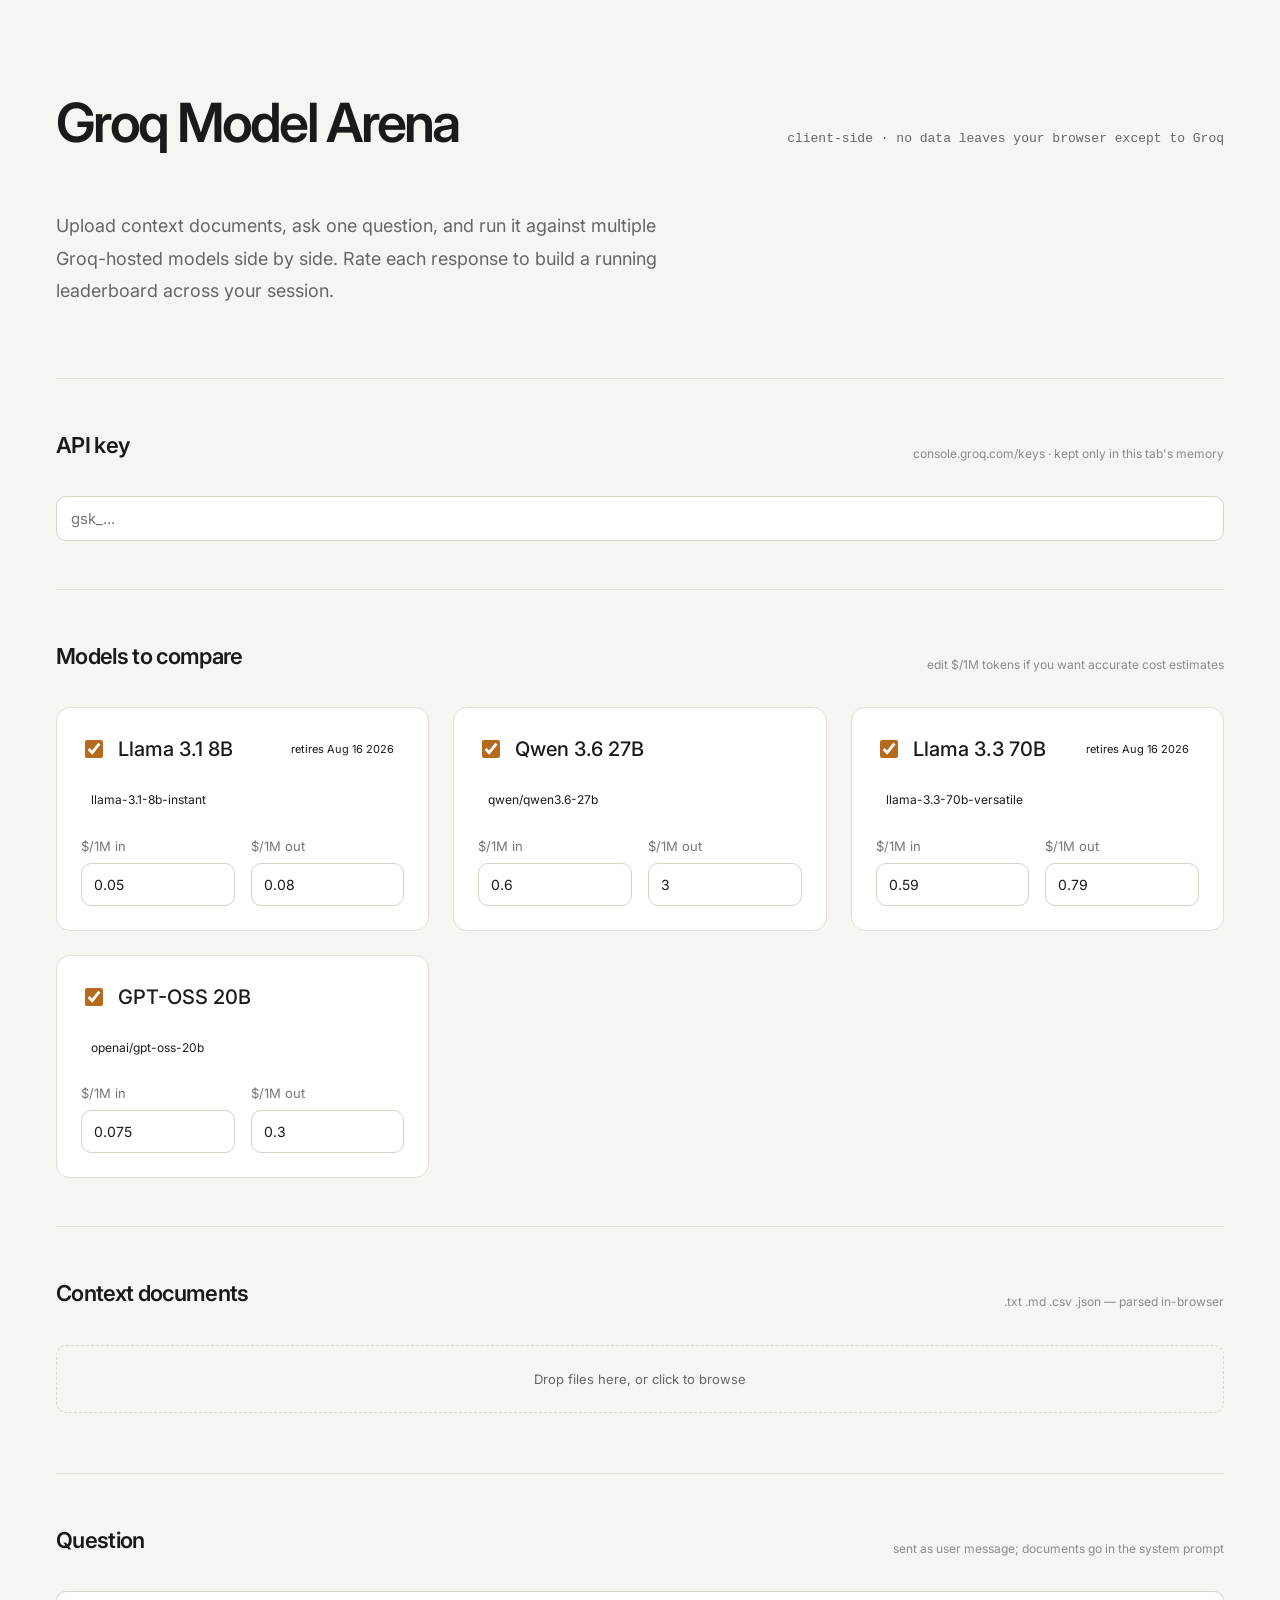
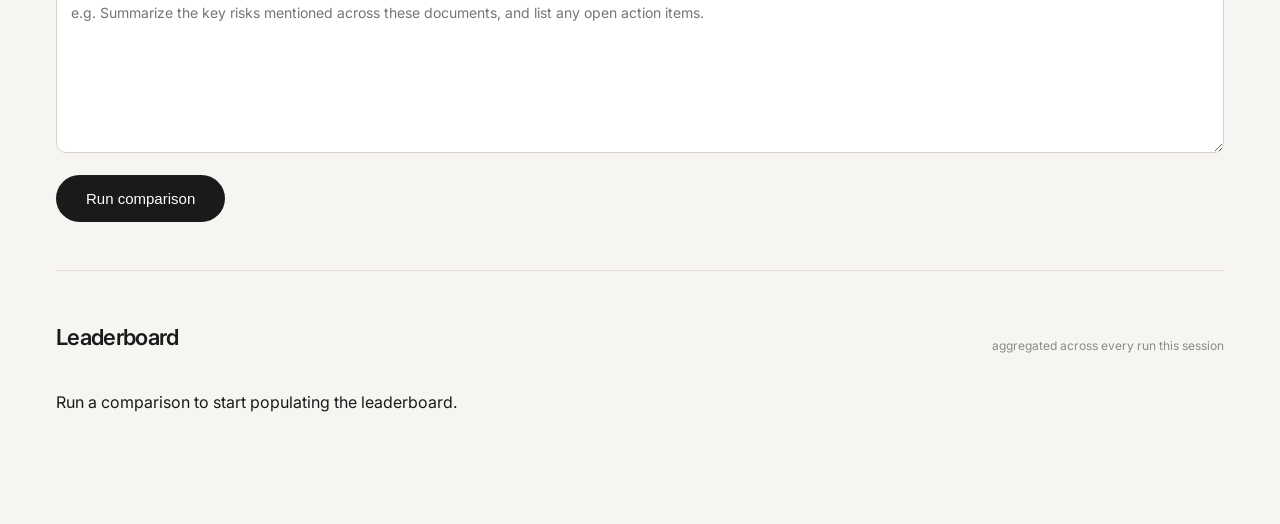
<file: groq-model-arena.html>
<!DOCTYPE html>
<html lang="en">
<head>
<meta charset="UTF-8">
<title>Groq Model Arena</title>
<style>
@import url('https://fonts.googleapis.com/css2?family=Inter:wght@300;400;500;600;700&display=swap');

:root{
    --bg:#F7F5F2;
    --panel:#FFFFFF;
    --panel2:#FAF8F5;

    --border:#E7E2DA;
    --border-strong:#DDD6CC;

    --text:#1A1A1A;
    --text-muted:#666666;
    --text-dim:#8B8B8B;

    --amber:#B66A1C;
    --amber-dim:#F2E5D3;

    --cyan:#4A7A7A;
    --cyan-dim:#E8F1F1;

    --red:#B3473B;
    --red-dim:#F6E4E1;

    --green:#357A5B;

    --radius:14px;
}

*{box-sizing:border-box;}
body{
    margin:0;
    background:#F7F5F2;
    color:#1A1A1A;
    font-family:'Inter',sans-serif;
    font-weight:400;
    line-height:1.7;
    padding:60px 32px;
}
.wrap{
    max-width:1280px;
    margin:auto;
    padding:0 24px;
}
h1,h2,h3{
    font-family:'Inter',sans-serif;
    font-weight:600;
    letter-spacing:-0.03em;
}
.mono{
    font-family:ui-monospace,SFMono-Regular,Consolas,monospace;
}
/* header */
header{display:flex;align-items:baseline;justify-content:space-between;margin-bottom:6px;flex-wrap:wrap;gap:8px;}
header h1{
    font-size:54px;
    font-weight:600;
    letter-spacing:-0.05em;
    line-height:1;
}header .tag{color:var(--text-muted);font-size:13px;}
.subhead{
    color:#666;
    font-size:18px;
    line-height:1.8;
    max-width:650px;
    margin-top:24px;
    margin-bottom:70px;
}
/* panels */
.panel{
    background:transparent;
    border:none;
    border-top:1px solid #E5DED4;
    border-radius:0;
    padding:48px 0;
    margin-bottom:0;
}
.panel-head{
    display:flex;
    justify-content:space-between;
    align-items:flex-end;
    gap:20px;
    margin-bottom:32px;
}

.panel-head h2{
    margin:0;
}

.panel-head .hint{
    white-space:nowrap;
    font-size:14px;
}.panel-head .num{
    display:none;
}
.panel-head h2{
    font-size:22px;
    font-weight:600;
}
.panel-head .hint{color:var(--text-dim);font-size:12px;margin-left:auto;}

label{display:block;font-size:12px;color:var(--text-muted);margin-bottom:6px;}
input[type=text],
input[type=password],
textarea{
    width:100%;
    background:#fff;
    border:1px solid #D9D2C9;
    border-radius:10px;
    color:#1A1A1A;
    padding:12px 14px;
    font-size:15px;
    font-family:'Inter',sans-serif;
}
input[type=text]:focus,input[type=password]:focus,textarea:focus{border-color:#B66A1C;
box-shadow:0 0 0 3px rgba(182,106,28,.08);}
textarea{font-family:'Inter',sans-serif;font-size:14px;resize:vertical;}

.row{display:flex;gap:14px;flex-wrap:wrap;}
.row > *{flex:1;min-width:200px;}

/* Models */
.model-grid{
    display:grid;
    grid-template-columns:repeat(auto-fit,minmax(280px,1fr));
    gap:24px;
    margin-top:24px;
}

.model-setup{
    background:#FFFFFF;
    border:1px solid #E5DED4;
    border-radius:14px;
    padding:24px;
    display:flex;
    flex-direction:column;
    gap:18px;
}

.model-setup .top{
    display:flex;
    align-items:center;
    gap:12px;
}

.model-setup .top input[type=checkbox]{
    width:18px;
    height:18px;
    accent-color:#B66A1C;
}

.model-setup .name{
    flex:1;
    font-size:20px;
    font-weight:500;
}

.badge{
    font-size:11px;
    padding:4px 10px;
    border-radius:999px;
}

.badge.id{
    display:inline-block;
    width:fit-content;
    font-size:12px;
    padding:6px 10px;
}

.price-row{
    display:grid;
    grid-template-columns:1fr 1fr;
    gap:16px;
}

.price-row input{
    width:100%;
    padding:12px;
    font-size:14px;
}

.price-row .plabel{
    margin-bottom:6px;
    font-size:13px;
    color:#777;
}
/* file drop */
.dropzone{
  border:1.5px dashed var(--border-strong);
  border-radius:10px;
  padding:22px;
  text-align:center;
  color:var(--text-muted);
  font-size:13px;
  cursor:pointer;
  transition:border-color .15s;
}
.dropzone:hover,.dropzone.drag{border-color:var(--amber);color:var(--amber);}
.file-list{margin-top:12px;display:flex;flex-direction:column;gap:6px;}
.file-item{
  display:flex;align-items:center;gap:10px;
  background:var(--panel2);border:1px solid var(--border);
  border-radius:8px;padding:8px 12px;font-size:12px;
}
.file-item .fname{flex:1;font-family:'IBM Plex Mono',monospace;}
.file-item .fsize{color:var(--text-dim);}
.file-item button{background:none;border:none;color:var(--red);cursor:pointer;font-size:14px;}
.ctx-meter{margin-top:10px;font-size:11px;color:var(--text-dim);}
.ctx-bar{height:4px;background:var(--panel2);border-radius:2px;margin-top:4px;overflow:hidden;}
.ctx-bar-fill{height:100%;background:var(--cyan);transition:width .2s;}
.ctx-bar-fill.warn{background:var(--red);}

/* buttons */
button.primary{
    background:#1A1A1A;
    color:white;
    border:none;
    border-radius:999px;
    padding:15px 30px;
    font-size:15px;
    font-weight:500;
}
button.primary:disabled{background:var(--border-strong);color:var(--text-dim);cursor:not-allowed;}
button.ghost{
    background:transparent;
    border:1px solid #D8D2CA;
    color:#444;
    border-radius:999px;
}
button.ghost:hover{border-color:var(--amber);color:var(--amber);}

/* results */
.results-grid{display:grid;grid-template-columns:repeat(auto-fit,minmax(280px,1fr));gap:14px;}
.result-card{
    background:#FFFFFF;
    border:1px solid #ECE6DE;
    border-radius:14px;
    padding:24px;
}
.result-card.err{border-color:var(--red);}
.rc-head{display:flex;align-items:center;justify-content:space-between;}
.rc-head .rname{font-weight:600;font-size:14px;}
.rc-head .rstatus{font-size:11px;color:var(--text-dim);font-family:'IBM Plex Mono',monospace;}
.rc-body{
  font-size:13px;line-height:1.55;color:var(--text);
  max-height:260px;overflow-y:auto;
  white-space:pre-wrap;
  border-top:1px solid var(--border);border-bottom:1px solid var(--border);
  padding:10px 0;
}
.rc-error{color:var(--red);font-size:12px;font-family:'IBM Plex Mono',monospace;}
.metrics{display:grid;grid-template-columns:1fr 1fr;gap:6px 14px;font-size:11px;}
.metrics .m{display:flex;justify-content:space-between;color:var(--text-muted);}
.metrics .m b{color:var(--text);font-family:'IBM Plex Mono',monospace;font-weight:500;}
.speedbar{height:6px;background:var(--bg);border-radius:3px;overflow:hidden;margin-top:2px;}
.speedbar-fill{height:100%;background:var(--cyan);}
.rate-row{display:flex;align-items:center;gap:4px;margin-top:2px;}
.star{cursor:pointer;font-size:16px;color:var(--border-strong);}
.star.on{color:var(--amber);}
.notes-input{
  width:100%;background:var(--bg);border:1px solid var(--border);border-radius:6px;
  color:var(--text);font-size:11px;padding:6px 8px;font-family:'Inter',sans-serif;
}
.loading{color:var(--text-dim);font-size:12px;font-family:'IBM Plex Mono',monospace;}
.dots::after{content:'';animation:dots 1.2s steps(4,end) infinite;}
@keyframes dots{0%,20%{content:'';}40%{content:'.';}60%{content:'..';}80%,100%{content:'...';}}

/* Leaderboard */
#leaderboardWrap{
    width:100%;
    overflow-x:auto;
}

table{
    width:100%;
    min-width:1000px;       /* Makes the leaderboard stretch */
    border-collapse:collapse;
    table-layout:fixed;
}

th,
td{
    padding:18px 12px;
    text-align:left;
}

th{
    font-size:13px;
    font-weight:600;
    letter-spacing:.08em;
    color:#8B8B8B;
    border-bottom:1px solid #E5DED4;
}

td{
    font-size:15px;
    border-bottom:1px solid #EDE7DF;
}

tbody tr:hover{
    background:#FCFBF9;
}
</style>
</head>
<body>
<div class="wrap">

<header>
  <h1>Groq Model Arena</h1>
  <span class="tag mono">client-side · no data leaves your browser except to Groq</span>
</header>
<p class="subhead">Upload context documents, ask one question, and run it against multiple Groq-hosted models side by side. Rate each response to build a running leaderboard across your session.</p>

<!-- STEP 1: API KEY -->
<div class="panel">
  <div class="panel-head">
    <div class="num">1</div>
    <h2>API key</h2>
    <span class="hint">console.groq.com/keys · kept only in this tab's memory</span>
  </div>
  <input type="password" id="apiKey" placeholder="gsk_..." autocomplete="off">
</div>

<!-- STEP 2: MODELS -->
<div class="panel">
  <div class="panel-head">
    <div class="num">2</div>
    <h2>Models to compare</h2>
    <span class="hint">edit $/1M tokens if you want accurate cost estimates</span>
  </div>
  <div class="model-grid" id="modelGrid"></div>
</div>

<!-- STEP 3: FILES -->
<div class="panel">
  <div class="panel-head">
    <div class="num">3</div>
    <h2>Context documents</h2>
    <span class="hint">.txt .md .csv .json — parsed in-browser</span>
  </div>
  <div class="dropzone" id="dropzone">
    Drop files here, or click to browse
    <input type="file" id="fileInput" multiple style="display:none" accept=".txt,.md,.csv,.json,.log">
  </div>
  <div class="file-list" id="fileList"></div>
  <div class="ctx-meter" id="ctxMeter" style="display:none;">
    <span id="ctxLabel"></span>
    <div class="ctx-bar"><div class="ctx-bar-fill" id="ctxBarFill"></div></div>
  </div>
</div>

<!-- STEP 4: QUERY -->
<div class="panel">
  <div class="panel-head">
    <div class="num">4</div>
    <h2>Question</h2>
    <span class="hint">sent as user message; documents go in the system prompt</span>
  </div>
  <textarea id="question" rows="8" placeholder="e.g. Summarize the key risks mentioned across these documents, and list any open action items."></textarea>
  <div style="margin-top:14px;">
    <button class="primary" id="runBtn">Run comparison</button>
  </div>
  <div id="errorBanner"></div>
</div>

<!-- RESULTS -->
<div class="panel" id="resultsPanel" style="display:none;">
  <div class="panel-head">
    <div class="num">5</div>
    <h2>Results</h2>
    <span class="hint">rate each response to feed the leaderboard</span>
  </div>
  <div class="results-grid" id="resultsGrid"></div>
</div>

<!-- LEADERBOARD -->
<div class="panel">
  <div class="panel-head">
    <div class="num">6</div>
    <h2>Leaderboard</h2>
    <span class="hint">aggregated across every run this session</span>
  </div>
  <div id="leaderboardWrap">
    <div class="empty-note">Run a comparison to start populating the leaderboard.</div>
  </div>
</div>

</div>

<script>
const MODELS = [
  { id:'llama-3.1-8b-instant', name:'Llama 3.1 8B', deprecated:true, priceIn:0.05, priceOut:0.08 },
  { id:'qwen/qwen3.6-27b', name:'Qwen 3.6 27B', deprecated:false, priceIn:0.60, priceOut:3.00 },
  { id:'llama-3.3-70b-versatile', name:'Llama 3.3 70B', deprecated:true, priceIn:0.59, priceOut:0.79 },
  { id:'openai/gpt-oss-20b', name:'GPT-OSS 20B', deprecated:false, priceIn:0.075, priceOut:0.30 },
];

const state = {
  files: [],       // {name, content, chars}
  history: [],      // {runId, modelId, modelName, latencyMs, promptTokens, completionTokens, cost, rating, error}
  runCounter: 0,
};

const CTX_CHAR_LIMIT = 60000;

// ---------- render model setup cards ----------
const modelGrid = document.getElementById('modelGrid');
MODELS.forEach(m => {
  const div = document.createElement('div');
  div.className = 'model-setup';
  div.innerHTML = `
    <div class="top">
      <input type="checkbox" checked data-mid="${m.id}" class="mtoggle">
      <span class="name">${m.name}</span>
      ${m.deprecated ? '<span class="badge dep">retires Aug 16 2026</span>' : ''}
    </div>
    <span class="badge id">${m.id}</span>
    <div class="price-row">
      <div>
        <div class="plabel">$/1M in</div>
        <input type="text" value="${m.priceIn}" data-mid="${m.id}" data-field="priceIn">
      </div>
      <div>
        <div class="plabel">$/1M out</div>
        <input type="text" value="${m.priceOut}" data-mid="${m.id}" data-field="priceOut">
      </div>
    </div>
  `;
  modelGrid.appendChild(div);
});
modelGrid.addEventListener('change', e => {
  if (e.target.classList.contains('mtoggle')) {
    e.target.closest('.model-setup').classList.toggle('off', !e.target.checked);
  }
  if (e.target.dataset.field) {
    const m = MODELS.find(x => x.id === e.target.dataset.mid);
    const v = parseFloat(e.target.value);
    if (!isNaN(v)) m[e.target.dataset.field] = v;
  }
});

// ---------- file ingestion ----------
const dropzone = document.getElementById('dropzone');
const fileInput = document.getElementById('fileInput');
const fileList = document.getElementById('fileList');

dropzone.addEventListener('click', () => fileInput.click());
dropzone.addEventListener('dragover', e => { e.preventDefault(); dropzone.classList.add('drag'); });
dropzone.addEventListener('dragleave', () => dropzone.classList.remove('drag'));
dropzone.addEventListener('drop', e => {
  e.preventDefault();
  dropzone.classList.remove('drag');
  handleFiles(e.dataTransfer.files);
});
fileInput.addEventListener('change', e => handleFiles(e.target.files));

function handleFiles(fileListRaw) {
  Array.from(fileListRaw).forEach(f => {
    const reader = new FileReader();
    reader.onload = () => {
      state.files.push({ name: f.name, content: reader.result, chars: reader.result.length });
      renderFileList();
    };
    reader.onerror = () => {
      showError(`Couldn't read ${f.name} as text.`);
    };
    reader.readAsText(f);
  });
}

function renderFileList() {
  fileList.innerHTML = '';
  state.files.forEach((f, i) => {
    const item = document.createElement('div');
    item.className = 'file-item';
    item.innerHTML = `<span class="fname">${f.name}</span><span class="fsize">${f.chars.toLocaleString()} chars</span><button data-i="${i}">&times;</button>`;
    fileList.appendChild(item);
  });
  fileList.querySelectorAll('button').forEach(b => {
    b.addEventListener('click', () => {
      state.files.splice(parseInt(b.dataset.i), 1);
      renderFileList();
    });
  });
  const total = state.files.reduce((s, f) => s + f.chars, 0);
  const meter = document.getElementById('ctxMeter');
  if (state.files.length === 0) { meter.style.display = 'none'; return; }
  meter.style.display = 'block';
  const pct = Math.min(100, (total / CTX_CHAR_LIMIT) * 100);
  document.getElementById('ctxBarFill').style.width = pct + '%';
  document.getElementById('ctxBarFill').classList.toggle('warn', total > CTX_CHAR_LIMIT);
  document.getElementById('ctxLabel').textContent = total > CTX_CHAR_LIMIT
    ? `${total.toLocaleString()} chars — over the ${CTX_CHAR_LIMIT.toLocaleString()} char budget, will be truncated`
    : `${total.toLocaleString()} / ${CTX_CHAR_LIMIT.toLocaleString()} chars used`;
}

function buildContext() {
  let combined = state.files.map(f => `--- FILE: ${f.name} ---\n${f.content}`).join('\n\n');
  let truncated = false;
  if (combined.length > CTX_CHAR_LIMIT) {
    combined = combined.slice(0, CTX_CHAR_LIMIT);
    truncated = true;
  }
  return { combined, truncated };
}

// ---------- error banner ----------
function showError(msg) {
  const el = document.getElementById('errorBanner');
  el.innerHTML = `<div class="error-banner">${msg}</div>`;
  setTimeout(() => { el.innerHTML = ''; }, 8000);
}

// ---------- run comparison ----------
document.getElementById('runBtn').addEventListener('click', runComparison);

async function runComparison() {
  const apiKey = document.getElementById('apiKey').value.trim();
  const question = document.getElementById('question').value.trim();
  const selected = MODELS.filter(m =>
    document.querySelector(`.mtoggle[data-mid="${m.id}"]`).checked
  );

  if (!apiKey) { showError('Enter your Groq API key first.'); return; }
  if (!question) { showError('Enter a question to test.'); return; }
  if (selected.length === 0) { showError('Select at least one model.'); return; }

  const { combined, truncated } = buildContext();
  const systemPrompt = combined
    ? `You are a helpful assistant answering questions using the documents provided below. Base your answer on this context. If the answer isn't in the context, say so clearly instead of guessing.\n\n<context>\n${combined}\n</context>${truncated ? '\n\n(note: context was truncated to fit the test budget)' : ''}`
    : `You are a helpful assistant.`;

  const resultsPanel = document.getElementById('resultsPanel');
  const grid = document.getElementById('resultsGrid');
  resultsPanel.style.display = 'block';
  grid.innerHTML = '';

  const runBtn = document.getElementById('runBtn');
  runBtn.disabled = true;
  runBtn.textContent = 'Running…';

  selected.forEach(m => {
    const card = document.createElement('div');
    card.className = 'result-card';
    card.id = `card-${m.id.replace(/[^a-z0-9]/gi,'_')}`;
    card.innerHTML = `
      <div class="rc-head">
        <span class="rname">${m.name}</span>
        <span class="rstatus loading">running<span class="dots"></span></span>
      </div>
    `;
    grid.appendChild(card);
    runOne(m, systemPrompt, question, apiKey, card);
  });

  runBtn.disabled = false;
  runBtn.textContent = 'Run comparison';
}

async function runOne(model, systemPrompt, question, apiKey, card) {
  const start = performance.now();
  let result;
  try {
    const res = await fetch('https://api.groq.com/openai/v1/chat/completions', {
      method: 'POST',
      headers: {
        'Content-Type': 'application/json',
        'Authorization': `Bearer ${apiKey}`
      },
      body: JSON.stringify({
        model: model.id,
        messages: [
          { role: 'system', content: systemPrompt },
          { role: 'user', content: question }
        ],
        temperature: 0.3
      })
    });
    const latencyMs = performance.now() - start;
    if (!res.ok) {
      const errText = await res.text();
      let msg = errText;
      try { msg = JSON.parse(errText).error?.message || errText; } catch(e){}
      throw new Error(`${res.status}: ${msg.slice(0,200)}`);
    }
    const data = await res.json();
    const text = data.choices?.[0]?.message?.content ?? '(empty response)';
    const usage = data.usage || {};
    const promptTokens = usage.prompt_tokens ?? null;
    const completionTokens = usage.completion_tokens ?? null;
    const cost = (promptTokens != null && completionTokens != null)
      ? (promptTokens/1e6*model.priceIn) + (completionTokens/1e6*model.priceOut)
      : null;
    const tokPerSec = completionTokens != null ? completionTokens / (latencyMs/1000) : null;

    result = { ok:true, text, latencyMs, promptTokens, completionTokens, cost, tokPerSec };
  } catch (err) {
    result = { ok:false, error: err.message, latencyMs: performance.now() - start };
  }

  const runId = ++state.runCounter;
  state.history.push({
    runId, modelId: model.id, modelName: model.name,
    latencyMs: result.latencyMs,
    promptTokens: result.promptTokens ?? null,
    completionTokens: result.completionTokens ?? null,
    cost: result.cost ?? null,
    tokPerSec: result.tokPerSec ?? null,
    rating: null,
    ok: result.ok,
  });

  renderResultCard(card, model, result, runId);
  renderLeaderboard();
}

function renderResultCard(card, model, r, runId) {
  if (!r.ok) {
    card.classList.add('err');
    card.innerHTML = `
      <div class="rc-head">
        <span class="rname">${model.name}</span>
        <span class="rstatus" style="color:var(--red)">failed</span>
      </div>
      <div class="rc-error">${r.error}</div>
    `;
    return;
  }
  const maxSpeed = 250; // rough visual ceiling for the bar, tok/s
  const speedPct = r.tokPerSec ? Math.min(100, (r.tokPerSec / maxSpeed) * 100) : 0;
  card.innerHTML = `
    <div class="rc-head">
      <span class="rname">${model.name}</span>
      <span class="rstatus mono">${Math.round(r.latencyMs)} ms</span>
    </div>
    <div class="rc-body">${escapeHtml(r.text)}</div>
    <div class="metrics">
      <div class="m">Prompt tok <b>${r.promptTokens ?? '—'}</b></div>
      <div class="m">Completion tok <b>${r.completionTokens ?? '—'}</b></div>
      <div class="m">Speed <b>${r.tokPerSec ? r.tokPerSec.toFixed(0)+'/s' : '—'}</b></div>
      <div class="m">Est. cost <b>${r.cost != null ? '$'+r.cost.toFixed(5) : '—'}</b></div>
    </div>
    <div class="speedbar"><div class="speedbar-fill" style="width:${speedPct}%"></div></div>
    <div>
      <div class="rate-row" data-runid="${runId}">
        ${[1,2,3,4,5].map(n => `<span class="star" data-n="${n}">&#9733;</span>`).join('')}
      </div>
      <input class="notes-input" placeholder="notes on quality (optional)" data-runid="${runId}" style="margin-top:6px;">
    </div>
  `;
  card.querySelectorAll('.star').forEach(star => {
    star.addEventListener('click', () => {
      const n = parseInt(star.dataset.n);
      const entry = state.history.find(h => h.runId === runId);
      entry.rating = n;
      card.querySelectorAll('.star').forEach((s,i) => s.classList.toggle('on', i < n));
      renderLeaderboard();
    });
  });
}

function escapeHtml(s) {
  const div = document.createElement('div');
  div.textContent = s;
  return div.innerHTML;
}

// ---------- leaderboard ----------
function renderLeaderboard() {
  const wrap = document.getElementById('leaderboardWrap');
  const byModel = {};
  state.history.forEach(h => {
    if (!byModel[h.modelId]) byModel[h.modelId] = { name: h.modelName, runs: [] };
    byModel[h.modelId].runs.push(h);
  });
  const ids = Object.keys(byModel);
  if (ids.length === 0) {
    wrap.innerHTML = '<div class="empty-note">Run a comparison to start populating the leaderboard.</div>';
    return;
  }

  const rows = ids.map(id => {
    const runs = byModel[id].runs;
    const ok = runs.filter(r => r.ok);
    const rated = ok.filter(r => r.rating != null);
    const avg = (arr, key) => arr.length ? arr.reduce((s,r)=>s+(r[key]||0),0)/arr.length : null;
    return {
      id,
      name: byModel[id].name,
      count: runs.length,
      failCount: runs.length - ok.length,
      avgLatency: avg(ok, 'latencyMs'),
      avgSpeed: avg(ok.filter(r=>r.tokPerSec), 'tokPerSec'),
      totalCost: ok.reduce((s,r)=>s+(r.cost||0),0),
      avgRating: rated.length ? avg(rated, 'rating') : null,
      ratedCount: rated.length,
    };
  });

  // sort: rated models by avg rating desc, then unrated by avg speed desc
  rows.sort((a,b) => {
    if (a.avgRating != null && b.avgRating != null) return b.avgRating - a.avgRating;
    if (a.avgRating != null) return -1;
    if (b.avgRating != null) return 1;
    return (b.avgSpeed||0) - (a.avgSpeed||0);
  });

  let html = `<table><thead><tr>
    <th>Model</th><th>Runs</th><th>Avg latency</th><th>Avg speed</th><th>Total cost</th><th>Avg rating</th>
  </tr></thead><tbody>`;
  rows.forEach((r, i) => {
    html += `<tr class="${i===0 ? 'leader' : ''}">
      <td>${i===0 ? '<span class="crown">&#9819;</span>' : ''}${r.name}</td>
      <td>${r.count}${r.failCount ? ` <span style="color:var(--red)">(${r.failCount} failed)</span>` : ''}</td>
      <td>${r.avgLatency != null ? Math.round(r.avgLatency)+' ms' : '—'}</td>
      <td>${r.avgSpeed != null ? r.avgSpeed.toFixed(0)+' tok/s' : '—'}</td>
      <td>${r.totalCost ? '$'+r.totalCost.toFixed(5) : '—'}</td>
      <td>${r.avgRating != null ? r.avgRating.toFixed(1)+' ★ ('+r.ratedCount+')' : 'unrated'}</td>
    </tr>`;
  });
  html += '</tbody></table>';
  wrap.innerHTML = html;
}
</script>
</body>
</html>
</file>
